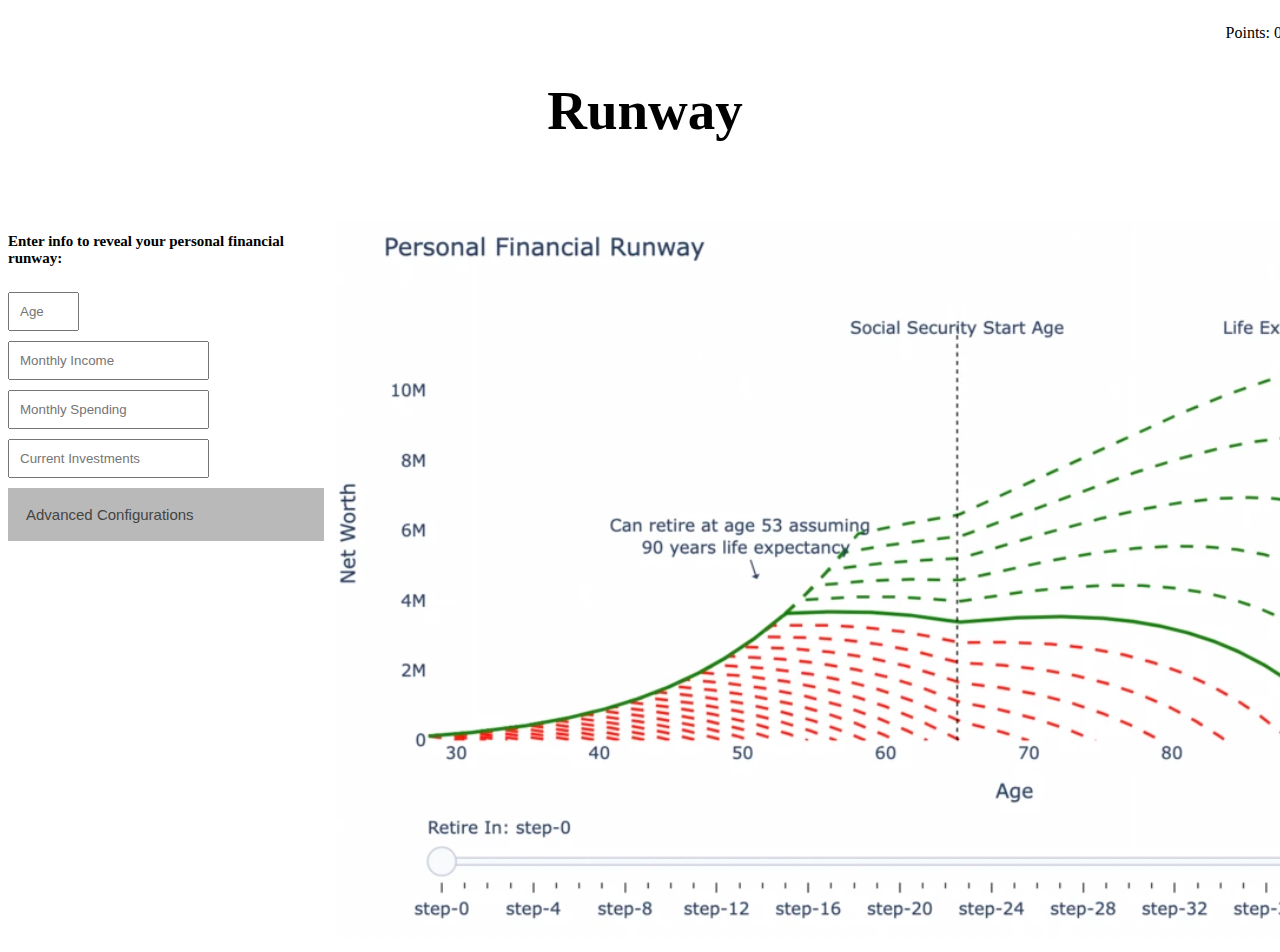
<file: index.html>
<!DOCTYPE html>
<html lang="en">
<head>
  <meta charset="UTF-8">
  <meta http-equiv="X-UA-Compatible" content="IE=edge">
  <meta name="viewport" content="width=device-width, initial-scale=1.0">
  <title>Runway</title>
  <link rel="stylesheet" href="style.css">

  
  <script defer src="https://cdn.plot.ly/plotly-2.12.1.min.js"></script>
  <script defer src="index.js"></script>
  <script defer src="educational_quiz.js"></script>
</head>
<body>

  <!-- Header and the points display -->
  <div class="runway_header">
    <p id="points">Points: <span id="pointsEarned"></span></p>
    <!-- <div class="relative"> -->
      <h1>Runway</h1>
    <!-- </div> -->
  </div>

  <!-- Text prompting the user -->
  <h3>Enter info to reveal your personal financial runway:</h3>

  <!-- Four user input data fields -->
  <div id="age_div">
    <input type="text" id="age" class="input" placeholder="Age">
  </div>
  <div id="monthly_income_div">
    <input id="monthly_income" type="text" class="input" placeholder="Monthly Income">
  </div>
  <div id="monthly_spend_div">
    <input id="monthly_spend" type="text" class="input" placeholder="Monthly Spending">
  </div>
  <div id="current_investments_div">
    <input id="current_investments" type="text" class="input" placeholder="Current Investments">
  </div>

  <!-- plotly chart-->
  <!-- <div id='plotly_chart'></div>  -->
  <section id="mainChart"> <img id="placeholder_runway" src="placeholder_runway.png"></section>

  <!-- Collapsible advanced configurations-->
  <button class="collapsible">Advanced Configurations</button>
  <div class="content">
    <p>
      Calculating financial runway requires more information than was provided above. 
      Additional inputs were set to default values below. You may need to adjust those values 
      based on your own expectations.
    </p>
    <!-- This is the expected return field-->
    <div>
      Expected return on investment accounts:
      <div class="input_and_tooltip popup" onclick="tooltip_popup('investment_expected_return_popup')"> 
        <input type="text" id="investment_expected_return" class="input" placeholder="9%" disabled>
        <div class="circle">
          <span class="letter">i</span>
        </div>
        <span class="popuptext" id="investment_expected_return_popup">This represents the percentage return you expect to get on your assets on an annual basis.
        In order to unlock this to configure your own expectation, click <a href="expected_return.html">here.</a></span>
      </div>
    </div>

    <div>
      Expected Inflation rate:
      <div class="input_and_tooltip popup" onclick="tooltip_popup('expected_inflation_popup')">
        <input type="text" id="expected_inflation" class="input" placeholder="4%" disabled>
        <div class="circle">
          <span class="letter">i</span>
        </div>
        <span class="popuptext" id="expected_inflation_popup">This represents expected inflation rate over your lifetime.
        In order to unlock this configuration, click <a href="expected_inflation.html">here.</a></span>
      </div>
    </div>

    <div>
      Expected Social Security Age:
      <div class="input_and_tooltip popup" onclick="tooltip_popup('expected_retirement_popup')">
        <input type="text" id="expected_retirement" class="input" placeholder="65" disabled>
        <div class="circle">
          <span class="letter">i</span>
        </div>
        <span class="popuptext" id="expected_retirement_popup">This represents the age which you plan to start drawing social security.
        In order to unlock this configuration, click <a href="expected_retirement.html">here.</a></span>
      </div>
    </div>

    <div>
      Life Expectancy:
      <div class="input_and_tooltip popup" onclick="tooltip_popup('life_expectancy_popup')">
        <input type="text" id="life_expectancy" class="input" placeholder="85" disabled>
        <div class="circle">
          <span class="letter">i</span>
        </div>
        <span class="popuptext" id="life_expectancy_popup">This represents the age you plan on dying.
        In order to unlock this configuration, click <a href="life_expectancy.html">here.</a></span>
      </div>
    </div>
  </div>
</body>
</html>
</file>
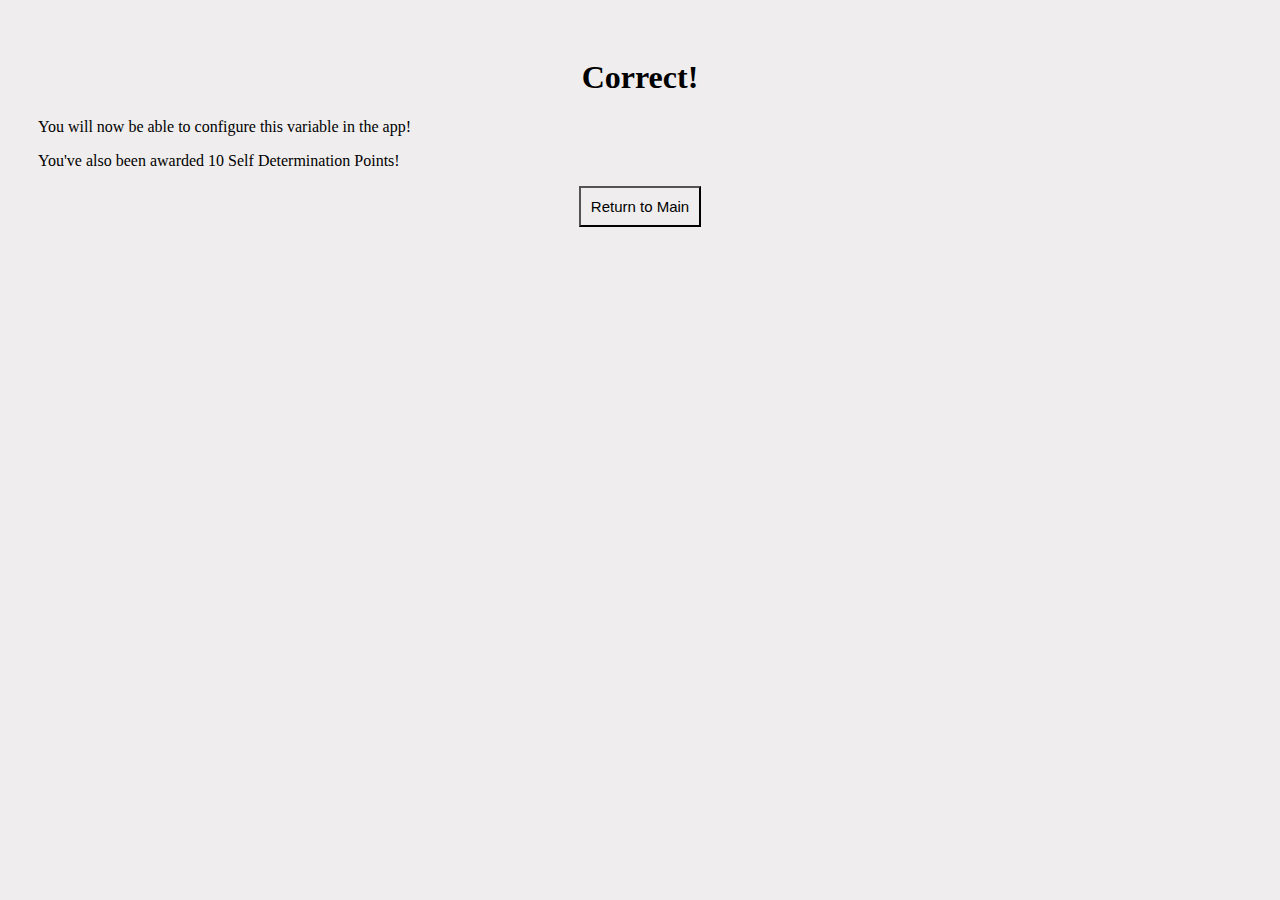
<file: correct.html>
<!DOCTYPE html>
<html lang="en">
<head>
  <meta charset="UTF-8">
  <meta http-equiv="X-UA-Compatible" content="IE=edge">
  <meta name="viewport" content="width=device-width, initial-scale=1.0">
  <title>Runway</title>
  <link rel="stylesheet" href="educational_quiz.css">
  <script defer src="educational_quiz.js"></script>
</head>
<body>

<h1>Correct!</h1>

<p>You will now be able to configure this variable in the app!</p>

<p>You've also been awarded 10 Self Determination Points!</p>

<button class="button" onclick="returnHome()">Return to Main</a></button>

<script>
  function returnHome() {
    window.location.href = 'index.html';
  }
  </script>

</body>
</html>
</file>
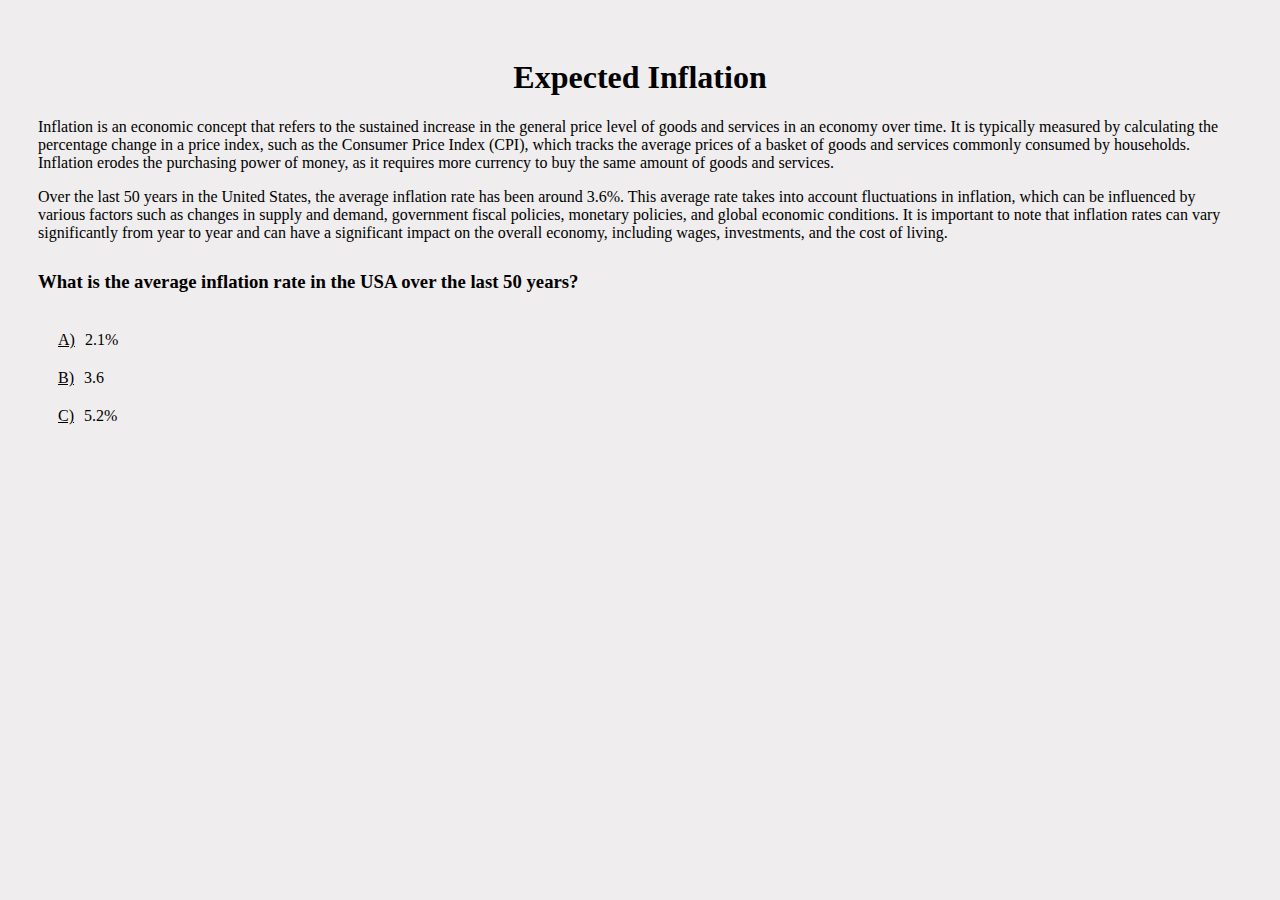
<file: expected_inflation.html>
<!DOCTYPE html>
<html lang="en">
<head>
  <meta charset="UTF-8">
  <meta http-equiv="X-UA-Compatible" content="IE=edge">
  <meta name="viewport" content="width=device-width, initial-scale=1.0">
  <title>Runway</title>
  <link rel="stylesheet" href="educational_quiz.css">
  <script defer src="educational_quiz.js"></script>
</head>
<body>

<h1>Expected Inflation</h1>


<p>
    Inflation is an economic concept that refers to the sustained increase in the general price level of goods and services in an economy over time. It is typically measured by calculating the percentage change in a price index, such as the Consumer Price Index (CPI), which tracks the average prices of a basket of goods and services commonly consumed by households. Inflation erodes the purchasing power of money, as it requires more currency to buy the same amount of goods and services.
</p>
<p>
    Over the last 50 years in the United States, the average inflation rate has been around 3.6%. This average rate takes into account fluctuations in inflation, which can be influenced by various factors such as changes in supply and demand, government fiscal policies, monetary policies, and global economic conditions. It is important to note that inflation rates can vary significantly from year to year and can have a significant impact on the overall economy, including wages, investments, and the cost of living.
</p>
<p>
    <h3>What is the average inflation rate in the USA over the last 50 years?</h3>
    <ul>
      <li><a href="incorrect.html">A)</a>2.1%</li>
      <li onclick="addPoints('expected_inflation_unlocked')"><a href="correct.html">B)</a>3.6</li>
      <li><a href="incorrect.html">C)</a>5.2%</li>
    </ul>
  </p>
</body>
</html>
</file>
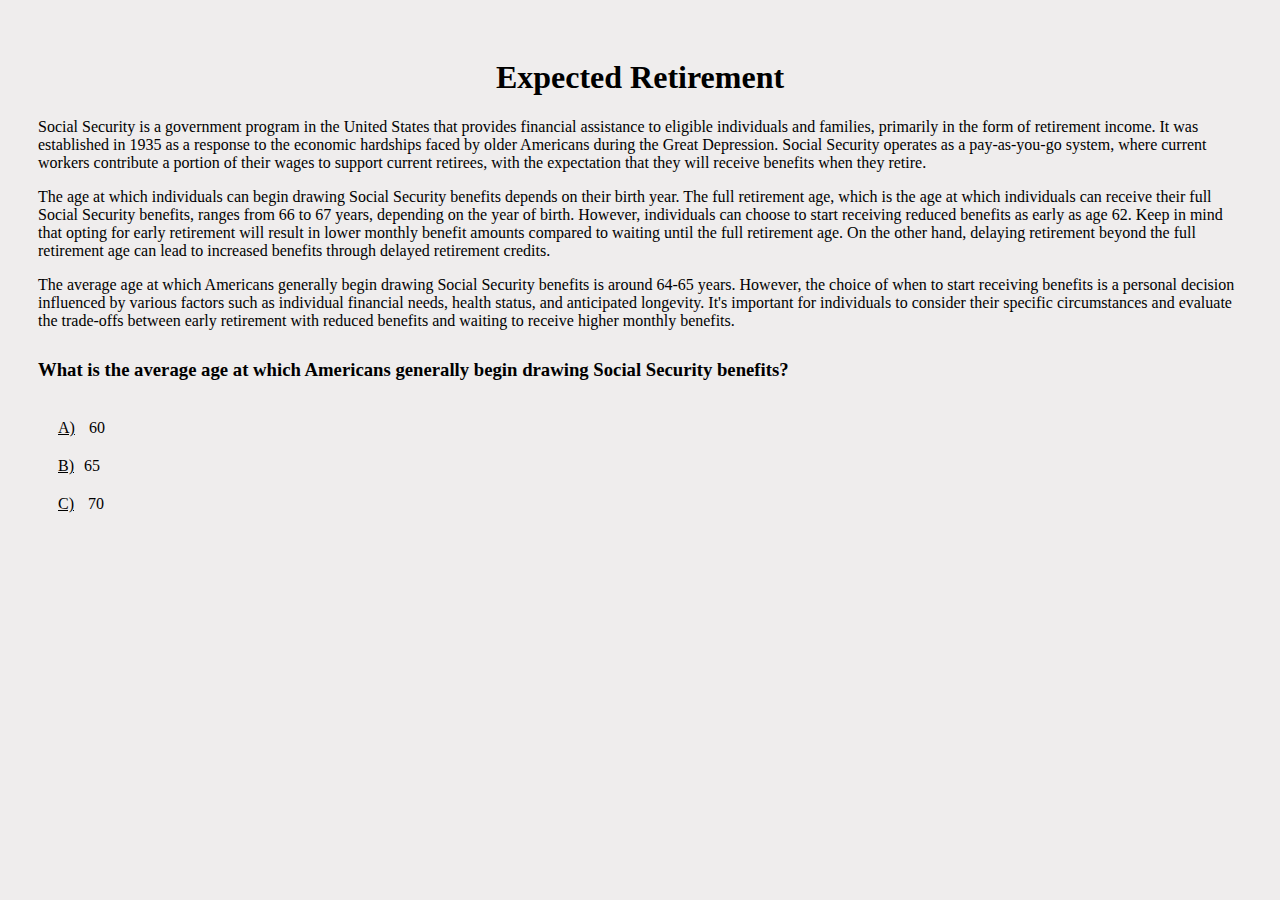
<file: expected_retirement.html>
<!DOCTYPE html>
<html lang="en">
<head>
  <meta charset="UTF-8">
  <meta http-equiv="X-UA-Compatible" content="IE=edge">
  <meta name="viewport" content="width=device-width, initial-scale=1.0">
  <title>Runway</title>
  <link rel="stylesheet" href="educational_quiz.css">
  <script defer src="educational_quiz.js"></script>
</head>
<body>

<h1>Expected Retirement</h1>

<p>
    Social Security is a government program in the United States that provides financial assistance to eligible individuals and families, primarily in the form of retirement income. It was established in 1935 as a response to the economic hardships faced by older Americans during the Great Depression. Social Security operates as a pay-as-you-go system, where current workers contribute a portion of their wages to support current retirees, with the expectation that they will receive benefits when they retire.
</p>
<p>
    The age at which individuals can begin drawing Social Security benefits depends on their birth year. The full retirement age, which is the age at which individuals can receive their full Social Security benefits, ranges from 66 to 67 years, depending on the year of birth. However, individuals can choose to start receiving reduced benefits as early as age 62. Keep in mind that opting for early retirement will result in lower monthly benefit amounts compared to waiting until the full retirement age. On the other hand, delaying retirement beyond the full retirement age can lead to increased benefits through delayed retirement credits.
</p>
<p>
    The average age at which Americans generally begin drawing Social Security benefits is around 64-65 years. However, the choice of when to start receiving benefits is a personal decision influenced by various factors such as individual financial needs, health status, and anticipated longevity. It's important for individuals to consider their specific circumstances and evaluate the trade-offs between early retirement with reduced benefits and waiting to receive higher monthly benefits.
</p>
<p>
    <h3>What is the average age at which Americans generally begin drawing Social Security benefits?</h3>
    <ul>
      <li><a href="incorrect.html">A)</a> 60</li>
      <li onclick="addPoints('expected_retirement_unlocked')"><a href="correct.html">B)</a>65</li>
      <li><a href="incorrect.html">C)</a> 70</li>
    </ul>
  </p>
</body>
</html>
</file>
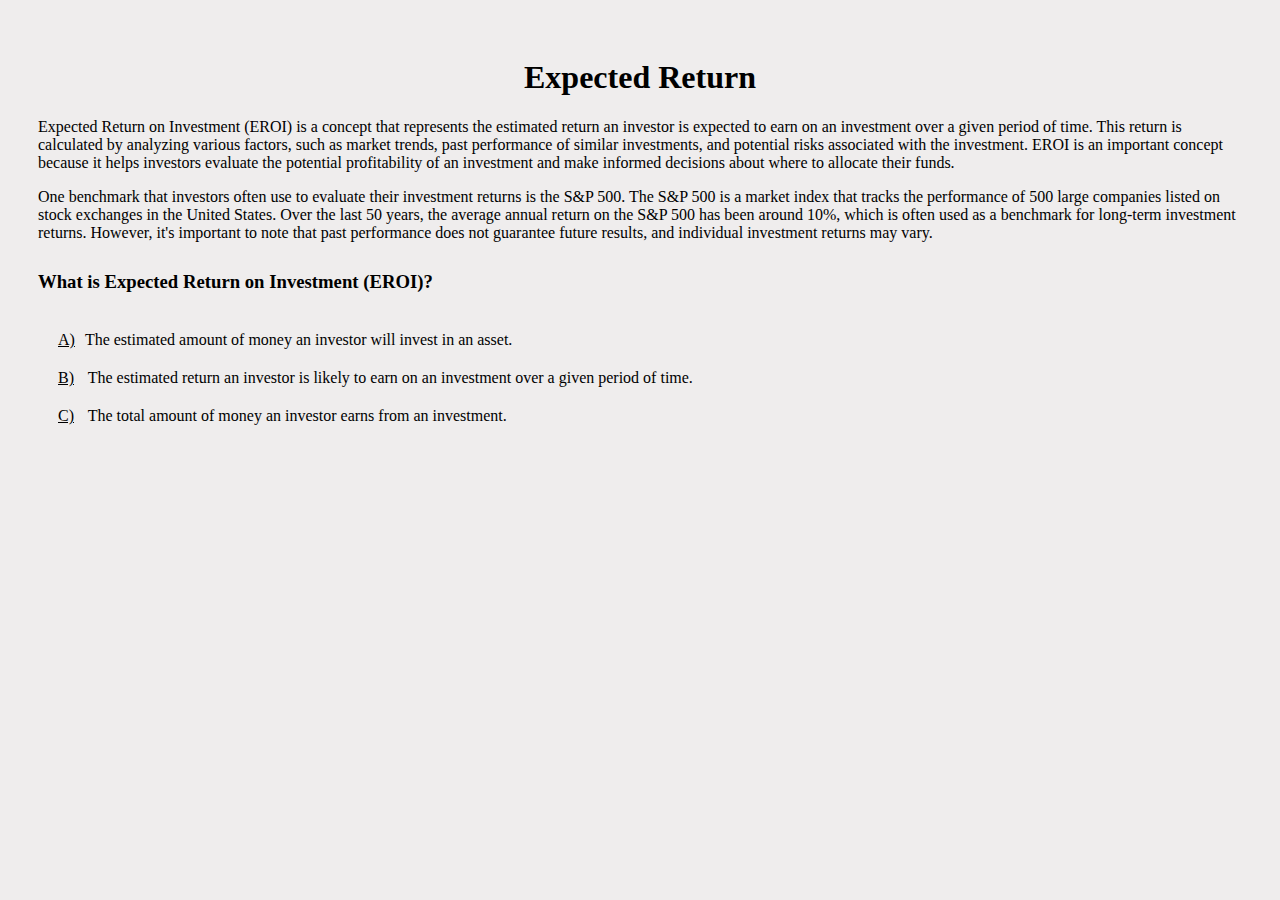
<file: expected_return.html>
<!DOCTYPE html>
<html lang="en">
<head>
  <meta charset="UTF-8">
  <meta http-equiv="X-UA-Compatible" content="IE=edge">
  <meta name="viewport" content="width=device-width, initial-scale=1.0">
  <title>Runway</title>
  <link rel="stylesheet" href="educational_quiz.css">
  <script defer src="educational_quiz.js"></script>
</head>
<body>

<h1>Expected Return</h1>

<p>
    Expected Return on Investment (EROI) is a concept that represents the estimated return an investor is expected to earn on an investment over a given period of time. This return is calculated by analyzing various factors, such as market trends, past performance of similar investments, and potential risks associated with the investment. EROI is an important concept because it helps investors evaluate the potential profitability of an investment and make informed decisions about where to allocate their funds.
</p>
<p>
    One benchmark that investors often use to evaluate their investment returns is the S&P 500. The S&P 500 is a market index that tracks the performance of 500 large companies listed on stock exchanges in the United States. Over the last 50 years, the average annual return on the S&P 500 has been around 10%, which is often used as a benchmark for long-term investment returns. However, it's important to note that past performance does not guarantee future results, and individual investment returns may vary.
</p>
<p>
    <h3>What is Expected Return on Investment (EROI)?</h3>
    <ul>
      <li><a href="incorrect.html">A)</a>The estimated amount of money an investor will invest in an asset.</li>
      <li onclick="addPoints('investment_expected_return_unlocked')"><a href="correct.html">B)</a> The estimated return an investor is likely to earn on an investment over a given period of time.</li>
      <li><a href="incorrect.html">C)</a> The total amount of money an investor earns from an investment.</li>
    </ul>
  </p>
</body>
</html>
</file>
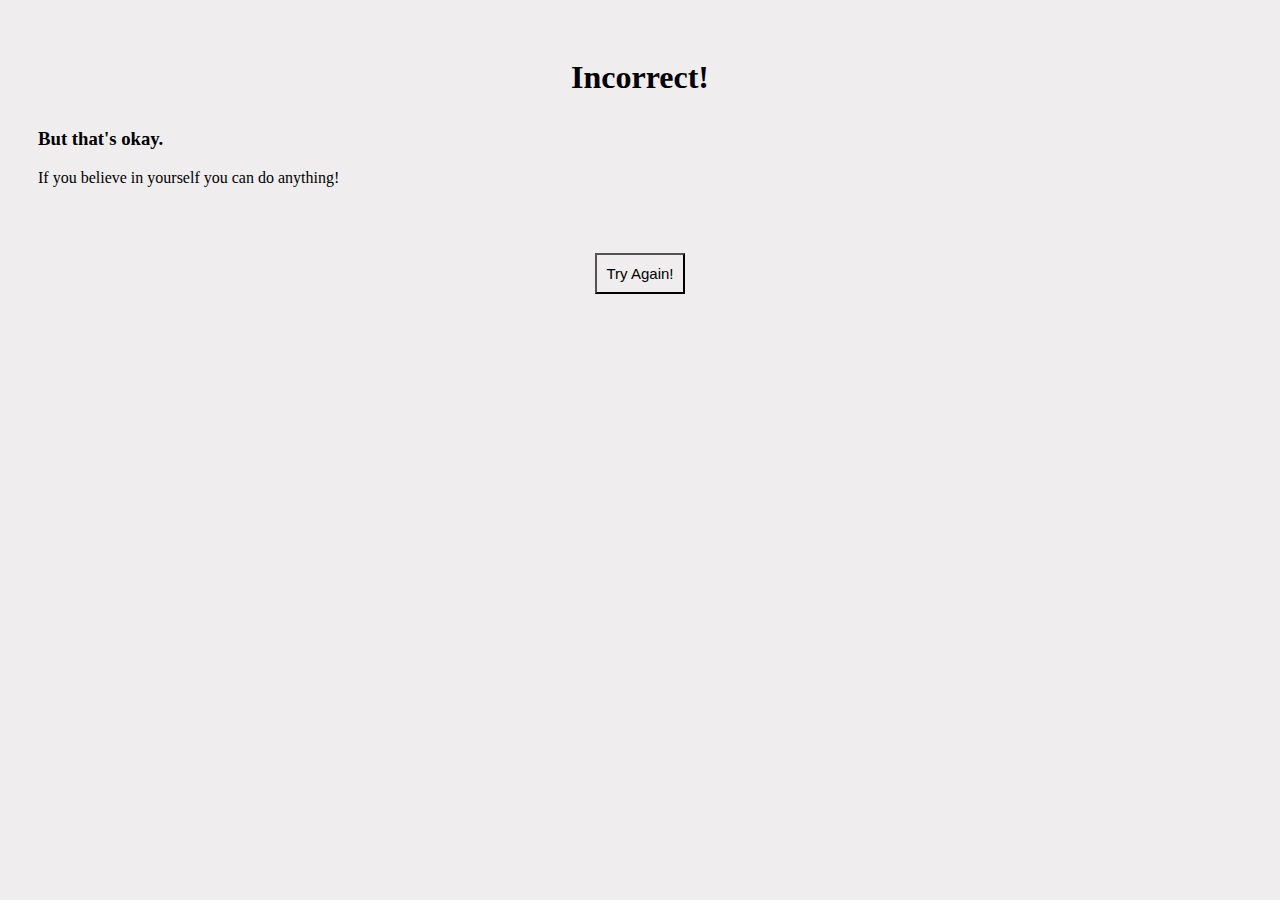
<file: incorrect.html>
<!DOCTYPE html>
<html lang="en">
<head>
  <meta charset="UTF-8">
  <meta http-equiv="X-UA-Compatible" content="IE=edge">
  <meta name="viewport" content="width=device-width, initial-scale=1.0">
  <title>Runway</title>
  <link rel="stylesheet" href="educational_quiz.css">
</head>
<body>

<h1>Incorrect!</h1>

<h3>But that's okay.</h3>

<p>If you believe in yourself you can do anything!</p>

<div>
  <button class= "button" onclick="goBack()">Try Again!</button>
</div>


<script>
function goBack() {
  window.history.back();
}
</script>

</body>
</html>
</file>
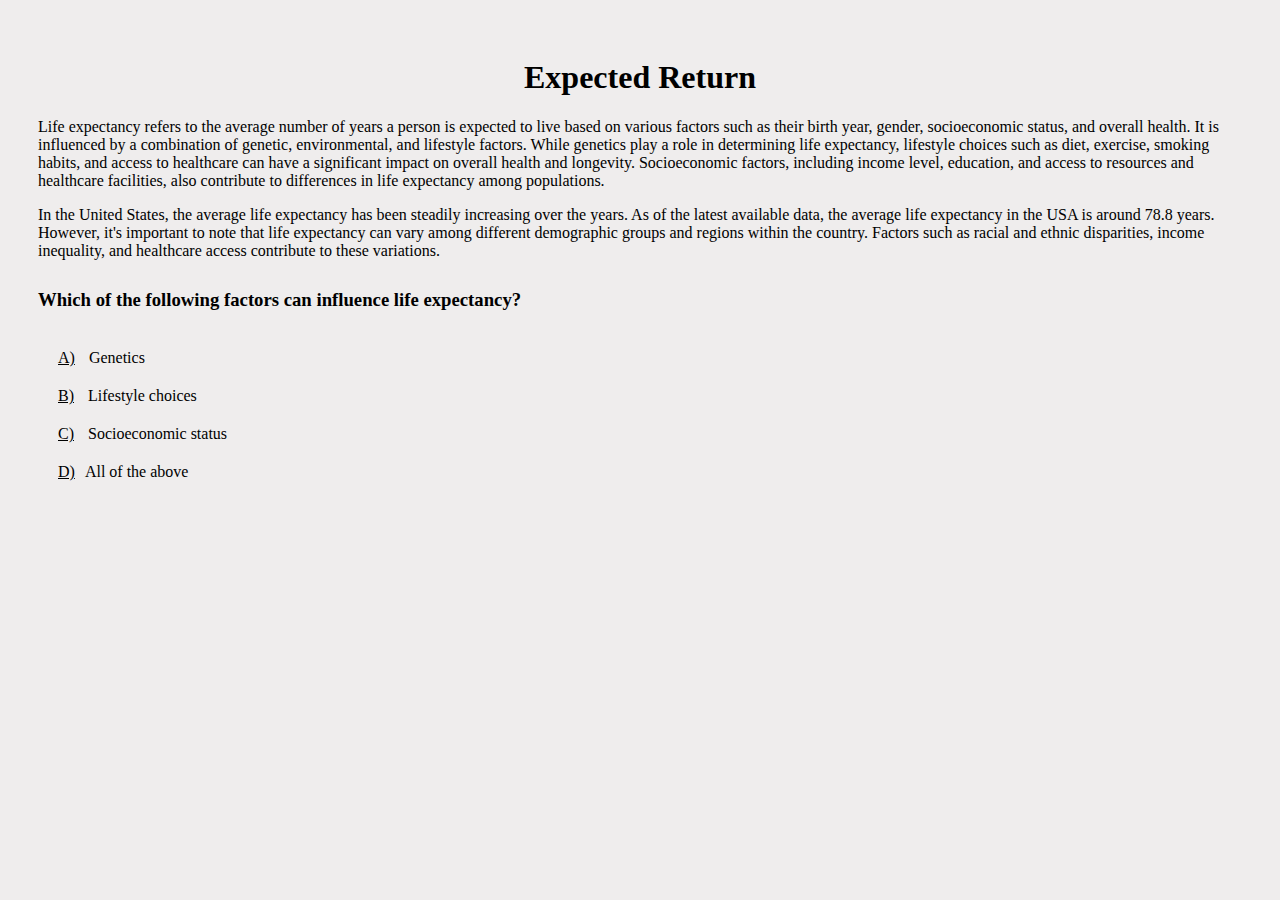
<file: life_expectancy.html>
<!DOCTYPE html>
<html lang="en">
<head>
  <meta charset="UTF-8">
  <meta http-equiv="X-UA-Compatible" content="IE=edge">
  <meta name="viewport" content="width=device-width, initial-scale=1.0">
  <title>Runway</title>
  <link rel="stylesheet" href="educational_quiz.css">
  <script defer src="educational_quiz.js"></script>
</head>
<body>

<h1>Expected Return</h1>

<p>
    Life expectancy refers to the average number of years a person is expected to live based on various factors such as their birth year, gender, socioeconomic status, and overall health. It is influenced by a combination of genetic, environmental, and lifestyle factors. While genetics play a role in determining life expectancy, lifestyle choices such as diet, exercise, smoking habits, and access to healthcare can have a significant impact on overall health and longevity. Socioeconomic factors, including income level, education, and access to resources and healthcare facilities, also contribute to differences in life expectancy among populations.
</p>
<p>
    In the United States, the average life expectancy has been steadily increasing over the years. As of the latest available data, the average life expectancy in the USA is around 78.8 years. However, it's important to note that life expectancy can vary among different demographic groups and regions within the country. Factors such as racial and ethnic disparities, income inequality, and healthcare access contribute to these variations.
</p>
<p>
    <h3>Which of the following factors can influence life expectancy?</h3>
    <ul>
      <li><a href="incorrect.html">A)</a> Genetics</li>
      <li><a href="incorrect.html">B)</a> Lifestyle choices</li>
      <li><a href="incorrect.html">C)</a> Socioeconomic status</li>
      <li onclick="addPoints('life_expectancy_unlocked')"><a href="correct.html">D)</a>All of the above</li>
    </ul>
  </p>
</body>
</html>
</file>
<file: style.css>
@media (min-width: 501px) {

body {
  display:grid;
  grid-template-columns: 25% 75%;
  grid-template-rows: 200px;
  grid-gap: 10px;

}

#mainChart {
  width:50%;
}

.runway_header {
  grid-column-start: 1;
  grid-column-end: 3;
}

h1 {
  font-size: 55px;
  text-align: center;
  font-family: 'Dancing Script', cursive;
  text-align: center;
}

#points {
  text-align: right;
}

h3 {
  grid-column-start: 1;
  grid-column-end: 2;
  grid-row-start: 2;
  grid-row-end: 3;
  justify-content: left;
  font-size: 15px;
}

input {
  padding:10px;
}

#age_div {
  grid-column-start: 1;
  grid-column-end: 2;
  grid-row-start: 3;
  grid-row-end: 4;
}

#age {
  width: 15%
}

#monthly_income_div {
  grid-column-start: 1;
  grid-column-end: 2;
  grid-row-start: 4;
  grid-row-end: 5;
}

#monthly_spend_div {
  grid-column-start: 1;
  grid-column-end: 2;
  grid-row-start: 5;
  grid-row-end: 6;
}

#current_investments_div {
  grid-column-start: 1;
  grid-column-end: 2;
  grid-row-start: 6;
  grid-row-end: 7;
}

#mainChart {
  grid-column-start: 2;
  grid-column-end: 3;
  grid-row-start: 2;
  grid-row-end: 16;
}

#placeholder_runway {
  padding: 2px 2px 2px 2px;
}

/* Collapsible button */
.collapsible {
  grid-column-start: 1;
  grid-column-end: 2;
  grid-row-start: 7;
  grid-row-end: 8;
  background-color: rgb(185, 185, 185);
  color: #444;
  cursor: pointer;
  padding: 18px;
  width: 100%;
  border: none;
  text-align: left;
  outline: none;
  font-size: 15px;
  white-space: normal;
}

.active, .collapsible:hover {
  background-color: #ccc;
}

.content {
  padding: 0 18px;
  display: none;
  overflow: hidden;
  background-color: #f1f1f1;
}

.circle {
  display: flex;
  justify-content: center;
  align-items: center;
  width: 15px;
  height: 15px;
  background-color: #ffffff;
  border: 1px solid #000000;
  border-radius: 50%;
  margin: auto 0;
}

.letter {
  color: #000000;
  font-size: 11px;
  font-weight: bold;
}

.input_and_tooltip {
  display: flex;
  flex-direction: row;
  /* justify-content: center; */
  gap: 16px;
}

.slider {
  width: 70%;
}

.slider-output {
  font-size: 15px;
}


/* Popup Stuff */
.popup {
  position: relative;
  cursor: pointer;
}

/* Popup Stuff */
.popup .popuptext {
  visibility: hidden;
  width: 300px;
  background-color: #555;
  color: #fff;
  text-align: center;
  border-radius: 6px;
  padding: 8px 0;
  position: absolute;
  z-index: 1;
  bottom: 125%;
  left: 30%;
  margin-left: -80px;
}

/* Popup arrow */
.popup .popuptext::after {
  content: "";
  position: absolute;
  top: 100%;
  left: 50%;
  margin-left: -5px;
  border-width: 5px;
  border-style: solid;
  border-color: #555 transparent transparent transparent;
}

/* Toggle this class - hide and show the popup */
.popup .show {
  visibility: visible;
  -webkit-animation: fadeIn 1s;
  animation: fadeIn 1s;
}

/* Add animation (fade in the popup) */
@-webkit-keyframes fadeIn {
  from {opacity: 0;} 
  to {opacity: 1;}
}

@keyframes fadeIn {
  from {opacity: 0;}
  to {opacity:1 ;}
}
}





























@media (max-width: 500px) {

  * {
    box-sizing: border-box;
    padding: 0;
    margin: 0;
  }
  
  body {
    text-align: left;
    display: grid;
    grid-template-columns: 1fr;
    grid-template-rows: 2fr 1fr 1fr 1fr 1fr 1fr 5fr 1fr;
    gap: 10px;
    background-color:  #efeded;
    /* height: 100vh; */
  }

  #mainChart {
    width:100%;
  }
  
  h1 {
    font-size: 55px;
    text-align: center;
    font-family: 'Dancing Script', cursive;
    text-align: center;
  }
  
  #points {
    text-align: right;
  }
  
  h3 {
    display: flex;
    justify-content: left;
    align-items: flex-end;
    font-size: 15px;
  }
  
  input {
    width: 36%;
    padding:10px;
    /* margin: auto 0; */
  }
  
  #age {
    width: 15%;
  }
  
  #placeholder_runway {
    padding: 2px 2px 2px 2px;
    width: 100%;
  }
  
  /* Collapsible button */
  .collapsible {
    background-color: rgb(185, 185, 185);
    color: #444;
    cursor: pointer;
    padding: 18px;
    width: 100%;
    border: none;
    text-align: left;
    outline: none;
    font-size: 15px;
    white-space: normal;
  }
  
  .active, .collapsible:hover {
    background-color: #ccc;
  }
  
  .content {
    padding: 0 18px;
    display: none;
    overflow: hidden;
    background-color: #f1f1f1;
  }
  
  .circle {
    display: flex;
    justify-content: center;
    align-items: center;
    width: 15px;
    height: 15px;
    background-color: #ffffff;
    border: 1px solid #000000;
    border-radius: 50%;
    margin: auto 0;
  }
  
  .letter {
    color: #000000;
    font-size: 11px;
    font-weight: bold;
  }
  
  .input_and_tooltip {
    display: flex;
    flex-direction: row;
    /* justify-content: center; */
    gap: 16px;
  }
  
  .slider {
    width: 70%;
  }
  
  .slider-output {
    font-size: 15px;
  }
  
  
  /* Popup Stuff */
  .popup {
    position: relative;
    cursor: pointer;
  }
  
  /* Popup Stuff */
  .popup .popuptext {
    visibility: hidden;
    width: 300px;
    background-color: #555;
    color: #fff;
    text-align: center;
    border-radius: 6px;
    padding: 8px 0;
    position: absolute;
    z-index: 1;
    bottom: 125%;
    left: 30%;
    margin-left: -80px;
  }
  
  /* Popup arrow */
  .popup .popuptext::after {
    content: "";
    position: absolute;
    top: 100%;
    left: 50%;
    margin-left: -5px;
    border-width: 5px;
    border-style: solid;
    border-color: #555 transparent transparent transparent;
  }
  
  /* Toggle this class - hide and show the popup */
  .popup .show {
    visibility: visible;
    -webkit-animation: fadeIn 1s;
    animation: fadeIn 1s;
  }
  
  /* Add animation (fade in the popup) */
  @-webkit-keyframes fadeIn {
    from {opacity: 0;} 
    to {opacity: 1;}
  }
  
  @keyframes fadeIn {
    from {opacity: 0;}
    to {opacity:1 ;}
  }
  
  } /* End mobile media query */


/* 

To do:


Questions:

- How to get the CSS grid to show up in the inspector?
- Why are the input boxes in top left 



 */
</file>
<file: educational_quiz.css>
* {
    padding: 10px 10px 0px 10px;
    box-sizing: border-box;
    background-color:  #efeded;
}

h1 {
    text-align: center;
}

ul {
    list-style-type: none;
  }

li {

    padding: 10px;
}

p {
    font-size: 16px;
    padding: 0px 10px 0px 10px;
}
a {
    color: black; /* Change the color to your preferred value */
  }

  .horizontal-line {
    border: none;
    border-top: 1px solid black;
    margin: 20px 0; /* Adjust the margin as needed */
  }

.button {
    display: flex;
    justify-content: center;
    align-items: center;
    font-size: 15px;
    padding: 10px 10px 10px 10px;
    margin: 0 auto;
  }

  div {
    padding: 50px 10px 10px 10px;
  }
</file>
